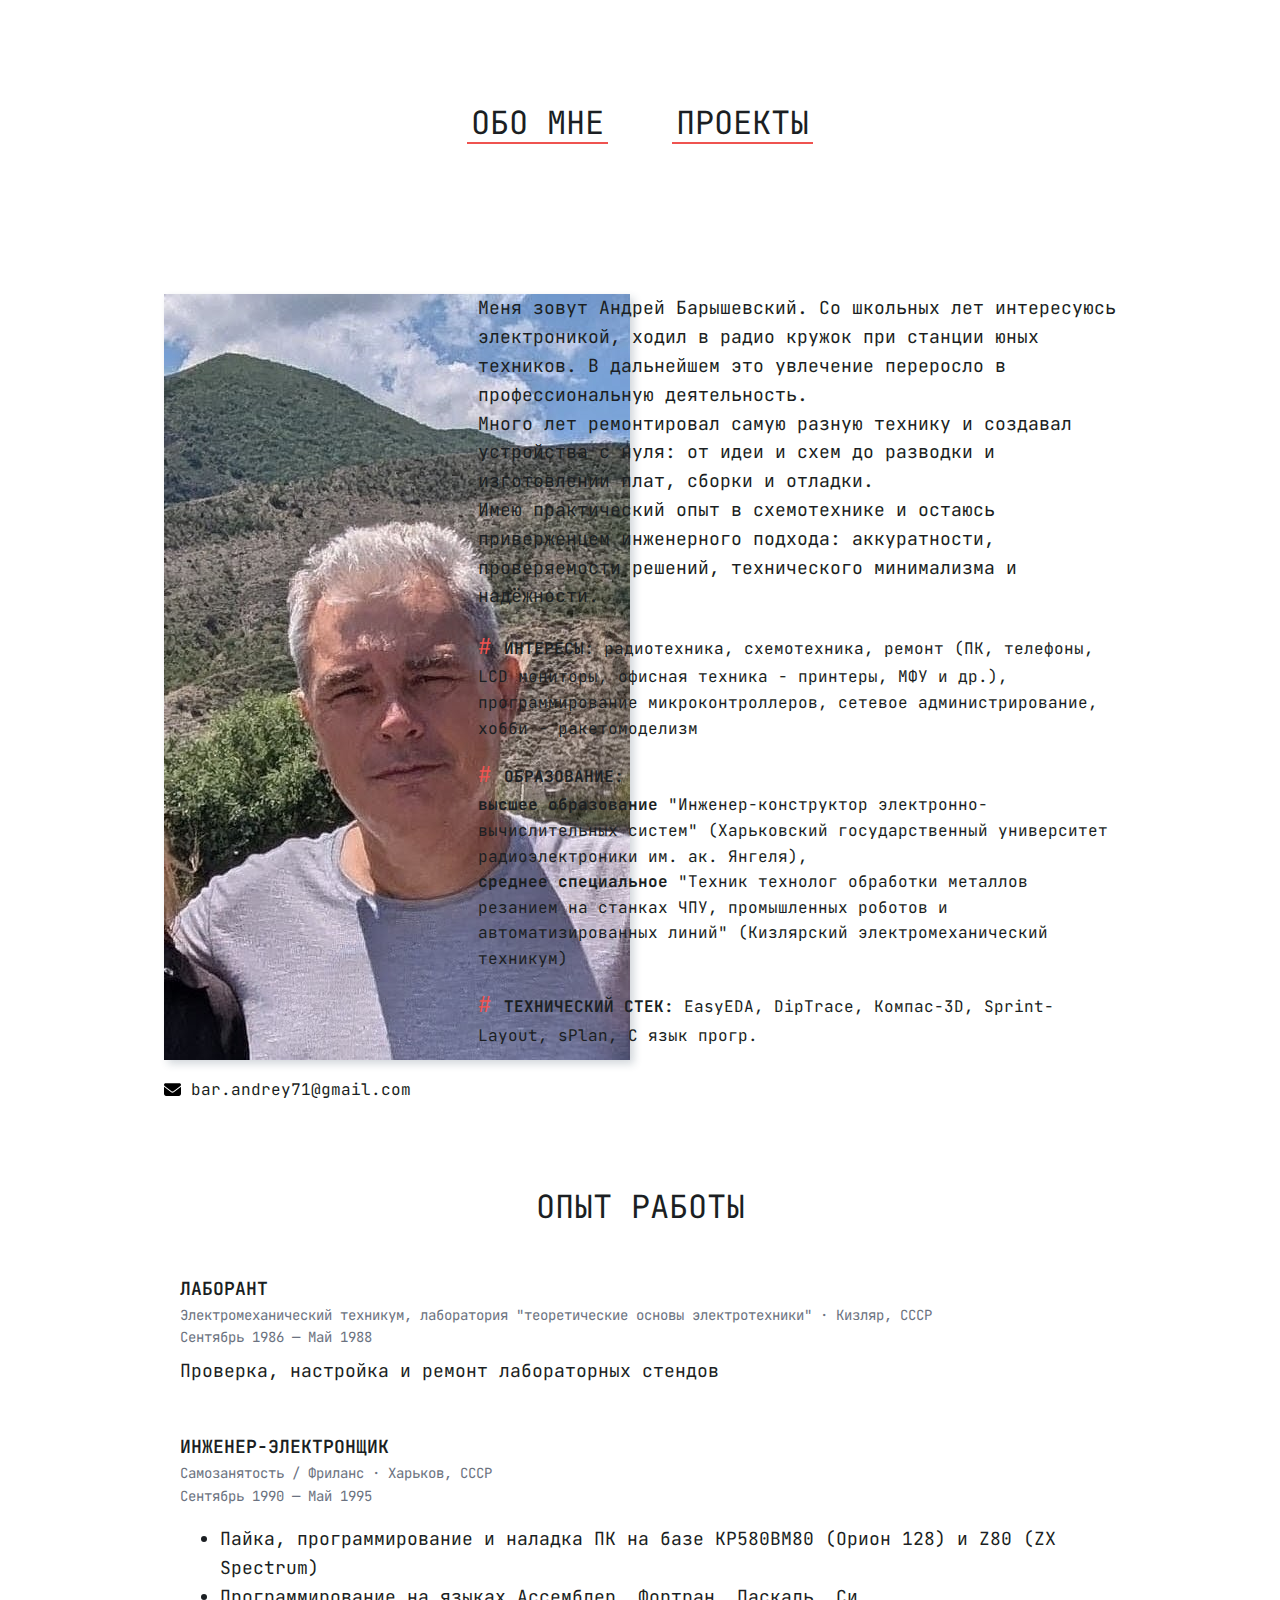
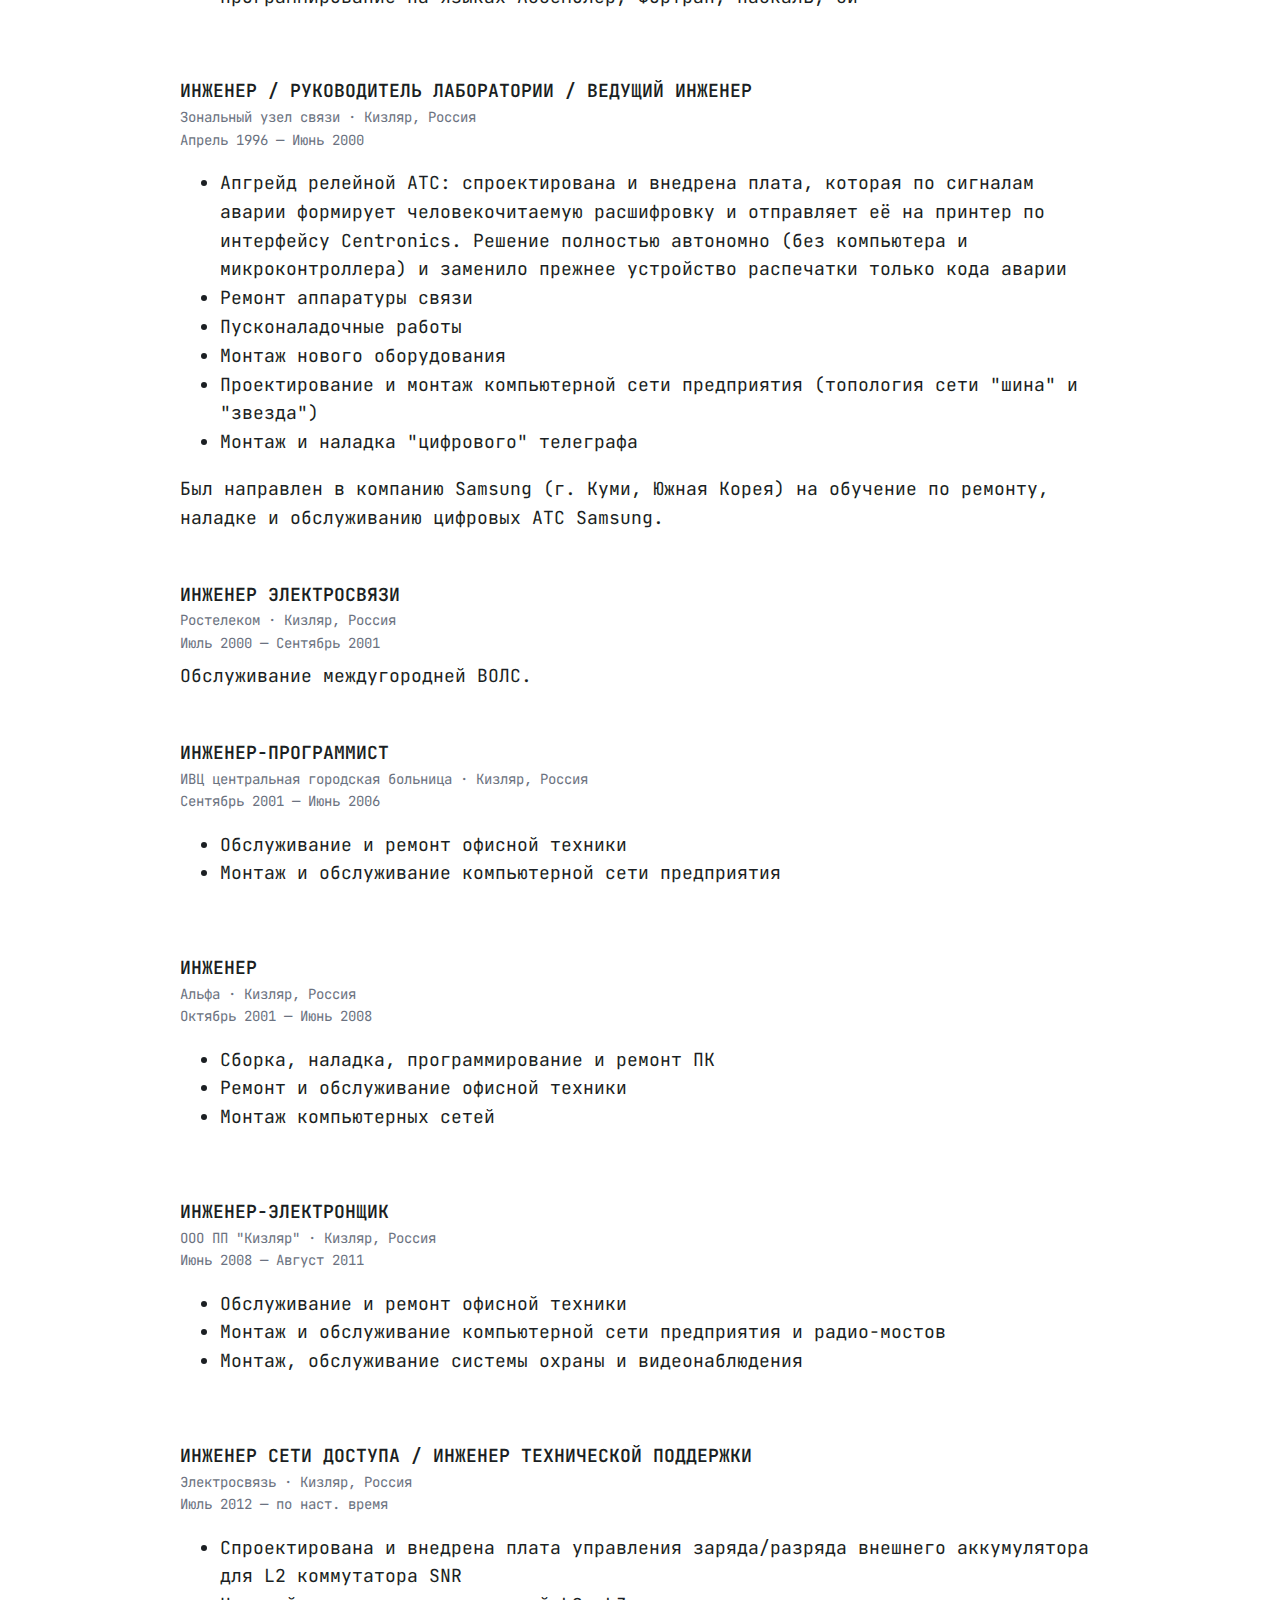
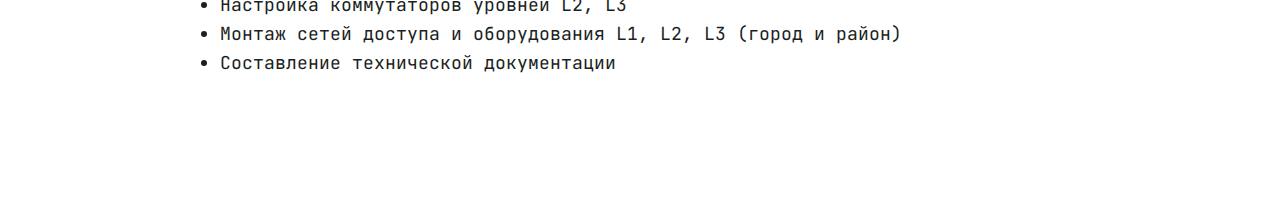
<file: index.html>
<!doctype html>
<html lang="ru">
<head>
  <meta charset="utf-8"/>
  <meta name="viewport" content="width=device-width, initial-scale=1"/>
  <title>Обо мне</title>
  <link rel="icon" href="favicon.png">
  <link
      href="https://fonts.googleapis.com/css2?family=JetBrains+Mono:wght@400;600&family=Roboto+Mono:wght@400;600&display=swap&subset=cyrillic"
      rel="stylesheet"/>
  <link rel="stylesheet" href="styles.css"/>
</head>
<body>
<header class="site-header">
  <nav class="nav">
    <a class="nav__link" href="index.html">Обо мне</a>
    <a class="nav__link" href="projects.html">Проекты</a>
  </nav>
</header>

<main class="container">
  <section class="intro">
    <div>
      <div class="intro__avatar" aria-hidden="true">
        <img src="img/person.jpg" alt="Фото">
      </div>
      <div style="margin-top: 8px; font-size: 16px; display: flex; align-items: center"><img src="img/email.svg"
                                                                                             alt="e-mail"
                                                                                             style="width: 17px; height: 17px; margin-right: 10px;">bar.andrey71@gmail.com
      </div>
    </div>
    <div class="intro__text">
      <p style="margin-top: 0;">
        Меня зовут Андрей Барышевский. Со школьных лет интересуюсь электроникой,
        ходил в радио кружок при станции юных техников.
        В дальнейшем это увлечение переросло в профессиональную деятельность.<br>
        Много лет ремонтировал самую разную технику и создавал устройства с нуля:
        от идеи и схем до разводки и изготовлении плат, сборки и отладки.<br>
        Имею практический опыт в схемотехнике и остаюсь приверженцем инженерного подхода: аккуратности, проверяемости
        решений, технического минимализма и надёжности.
      </p>
      <p class="sequence" style="padding-bottom: 0">
        <span class="sequence-sign"></span> <strong>ИНТЕРЕСЫ:</strong> радиотехника, схемотехника,
        ремонт (ПК, телефоны, LCD мониторы, офисная техника - принтеры, МФУ и др.),
        программирование микроконтроллеров,
        сетевое администрирование,
        хобби - ракетомоделизм
      </p>
      <p class="sequence">
        <span class="sequence-sign"></span> <strong>ОБРАЗОВАНИЕ:</strong>
        <br><strong>высшее образование</strong> "Инженер-конструктор электронно-вычислительных систем"
        (Харьковский государственный университет радиоэлектроники им. ак. Янгеля),
        <br><strong>среднее специальное</strong> "Техник технолог обработки металлов резанием на станках ЧПУ,
        промышленных
        роботов и автоматизированных линий"
        (Кизлярский электромеханический техникум)
      </p>
      <p class="sequence">
        <span class="sequence-sign"></span> <strong>ТЕХНИЧЕСКИЙ СТЕК:</strong> EasyEDA, DipTrace, Компас-3D,
        Sprint-Layout, sPlan, C язык прогр.
      </p>
    </div>
  </section>

  <section class="experience">
    <h2>Опыт работы</h2>
    <div class="exp">
      <div class="exp__item">
        <div class="exp__role">Лаборант</div>
        <div class="exp__meta">Электромеханический техникум, лаборатория "теоретические основы электротехники" · Кизляр,
          СССР
        </div>
        <div class="exp__meta">Сентябрь 1986 — Май 1988</div>
        <p class="exp__desc">Проверка, настройка и ремонт лабораторных стендов</p>
      </div>
      <div class="exp__item">
        <div class="exp__role">Инженер-электронщик</div>
        <div class="exp__meta">Самозанятость / Фриланс · Харьков, СССР</div>
        <div class="exp__meta">Сентябрь 1990 — Май 1995</div>
        <ul class="exp__list">
          <li>Пайка, программирование и наладка ПК на базе КР580ВМ80 (Орион 128) и Z80 (ZX Spectrum)</li>
          <li>Программирование на языках Ассемблер, Фортран, Паскаль, Си</li>
        </ul>
      </div>
      <div class="exp__item">
        <div class="exp__role">Инженер / Руководитель лаборатории / Ведущий инженер</div>
        <div class="exp__meta">Зональный узел связи · Кизляр, Россия</div>
        <div class="exp__meta">Апрель 1996 — Июнь 2000</div>
        <ul class="exp__list">
          <li>Апгрейд релейной АТС: спроектирована и внедрена плата, которая по сигналам аварии формирует человекочитаемую расшифровку и отправляет её на принтер по интерфейсу Centronics. Решение полностью автономно (без компьютера и микроконтроллера) и заменило прежнее устройство распечатки только кода аварии</li>
          <li>Ремонт аппаратуры связи</li>
          <li>Пусконаладочные работы</li>
          <li>Монтаж нового оборудования</li>
          <li>Проектирование и монтаж компьютерной сети предприятия (топология сети "шина" и "звезда")</li>
          <li>Монтаж и наладка "цифрового" телеграфа</li>
        </ul>
        <p class="exp__desc">
          Был направлен в компанию Samsung (г. Куми, Южная Корея) на обучение
          по ремонту, наладке и обслуживанию цифровых АТС Samsung.
        </p>
      </div>
      <div class="exp__item">
        <div class="exp__role">Инженер электросвязи</div>
        <div class="exp__meta">Ростелеком · Кизляр, Россия</div>
        <div class="exp__meta">Июль 2000 — Сентябрь 2001</div>
        <p class="exp__desc">
          Обслуживание междугородней ВОЛС.
        </p>
      </div>
      <div class="exp__item">
        <div class="exp__role">Инженер-программист</div>
        <div class="exp__meta">ИВЦ центральная городская больница · Кизляр, Россия</div>
        <div class="exp__meta">Сентябрь 2001 — Июнь 2006</div>
        <ul class="exp__list">
          <li>Обслуживание и ремонт офисной техники</li>
          <li>Монтаж и обслуживание компьютерной сети предприятия</li>
        </ul>
      </div>
      <div class="exp__item">
        <div class="exp__role">Инженер</div>
        <div class="exp__meta">Альфа · Кизляр, Россия</div>
        <div class="exp__meta">Октябрь 2001 — Июнь 2008</div>
        <ul class="exp__list">
          <li>Сборка, наладка, программирование и ремонт ПК</li>
          <li>Ремонт и обслуживание офисной техники</li>
          <li>Монтаж компьютерных сетей</li>
        </ul>
      </div>
      <div class="exp__item">
        <div class="exp__role">Инженер-электронщик</div>
        <div class="exp__meta">ООО ПП "Кизляр" · Кизляр, Россия</div>
        <div class="exp__meta">Июнь 2008 — Август 2011</div>
        <ul class="exp__list">
          <li>Обслуживание и ремонт офисной техники</li>
          <li>Монтаж и обслуживание компьютерной сети предприятия и радио-мостов</li>
          <li>Монтаж, обслуживание системы охраны и видеонаблюдения</li>
        </ul>
      </div>
      <div class="exp__item">
        <div class="exp__role">Инженер сети доступа / Инженер технической поддержки</div>
        <div class="exp__meta">Электросвязь · Кизляр, Россия</div>
        <div class="exp__meta">Июль 2012 — по наст. время</div>
        <ul class="exp__list">
          <li>Спроектирована и внедрена плата управления заряда/разряда внешнего аккумулятора для L2 коммутатора SNR</li>
          <li>Настройка коммутаторов уровней L2, L3</li>
          <li>Монтаж сетей доступа и оборудования L1, L2, L3 (город и район)</li>
          <li>Составление технической документации</li>
        </ul>
      </div>
    </div>
  </section>
</main>

</body>
</html>
</file>
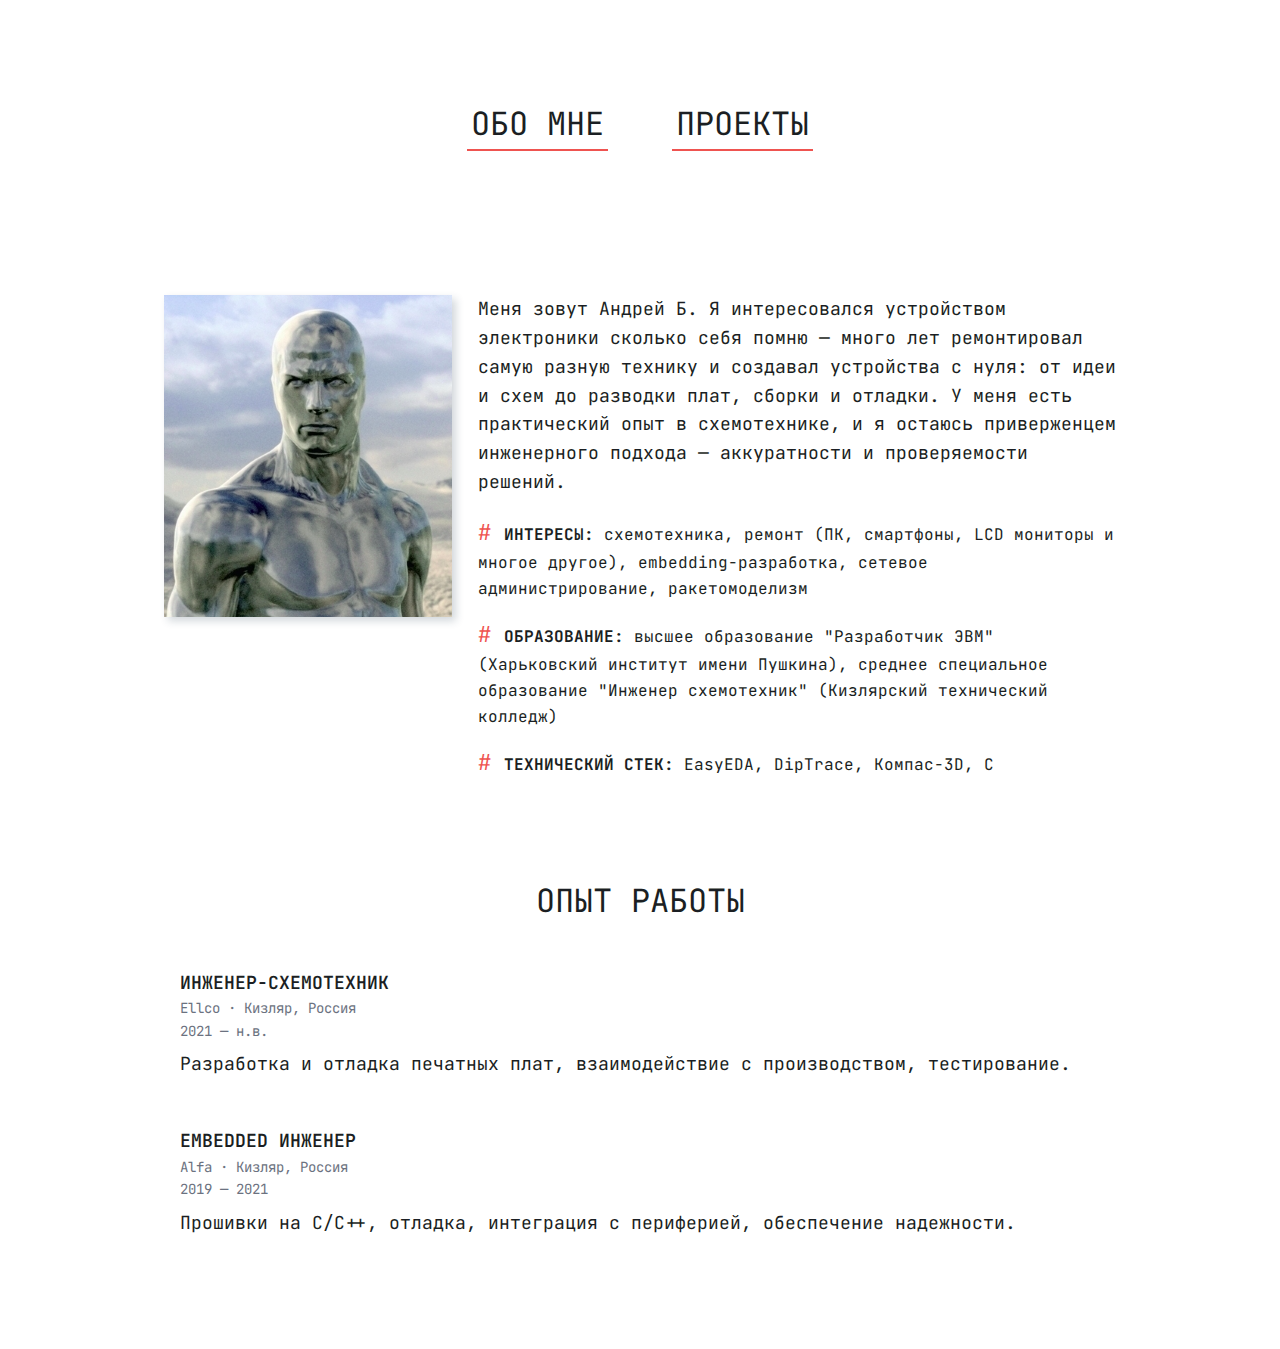
<file: cv/index.html>
<!doctype html>
<html lang="ru">
<head>
    <meta charset="utf-8" />
    <meta name="viewport" content="width=device-width, initial-scale=1" />
    <title>Обо мне</title>
    <link href="https://fonts.googleapis.com/css2?family=JetBrains+Mono:wght@400;600&family=Roboto+Mono:wght@400;600&display=swap&subset=cyrillic" rel="stylesheet" />
    <link rel="stylesheet" href="styles.css" />
</head>
<body>
<header class="site-header">
    <nav class="nav">
        <a class="nav__link" href="index.html">Обо мне</a>
        <a class="nav__link" href="projects.html">Проекты</a>
    </nav>
</header>

<main class="container">
    <section class="intro">
        <div class="intro__avatar" aria-hidden="true">
            <img src="img/person.png">
        </div>
        <div class="intro__text">
            <p style="margin-top: 0;">
                Меня зовут Андрей Б. Я интересовался устройством электроники сколько себя помню — много лет ремонтировал самую разную технику и создавал устройства с нуля: от идеи и схем до разводки плат, сборки и отладки. У меня есть практический опыт в схемотехнике, и я остаюсь приверженцем инженерного подхода — аккуратности и проверяемости решений.
            </p>
            <p class="sequence" style="padding-bottom: 0px;">
                <span class="sequence-sign"></span> <strong>ИНТЕРЕСЫ:</strong> схемотехника, ремонт (ПК, смартфоны, LCD мониторы и многое другое), embedding-разработка, сетевое администрирование, ракетомоделизм
            </p>
            <p class="sequence">
                <span class="sequence-sign"></span> <strong>ОБРАЗОВАНИЕ:</strong> высшее образование "Разработчик ЭВМ" (Харьковский институт имени Пушкина), среднее специальное образование "Инженер схемотехник" (Кизлярский технический колледж)
            </p>
            <p class="sequence">
                <span class="sequence-sign"></span> <strong>ТЕХНИЧЕСКИЙ СТЕК:</strong> EasyEDA, DipTrace, Компас-3D, C
            </p>
        </div>
    </section>

    <section class="experience">
        <h2>Опыт работы</h2>
        <div class="exp">
            <div class="exp__item">
                <div class="exp__role">Инженер‑схемотехник</div>
                <div class="exp__meta">Ellco · Кизляр, Россия</div>
                <div class="exp__meta">2021 — н.в.</div>
                <p class="exp__desc">Разработка и отладка печатных плат, взаимодействие с производством, тестирование.
                </p>
            </div>
            <div class="exp__item">
                <div class="exp__role">Embedded инженер</div>
                <div class="exp__meta">Alfa · Кизляр, Россия</div>
                <div class="exp__meta">2019 — 2021</div>
                <p class="exp__desc">Прошивки на C/C++, отладка, интеграция с периферией, обеспечение надежности.
                </p>
            </div>
        </div>
    </section>
</main>

</body>
</html>
</file>
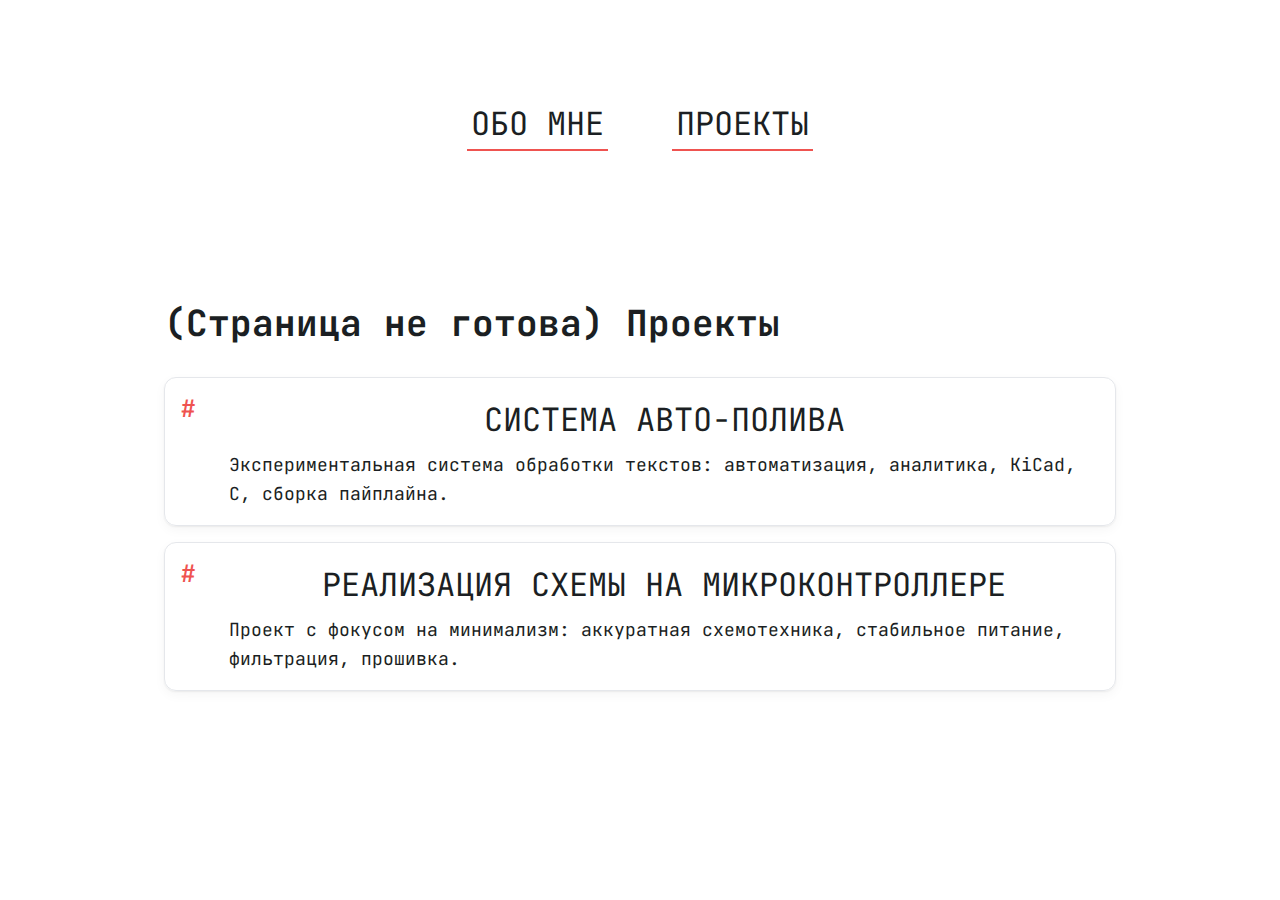
<file: cv/projects.html>
<!doctype html>
<html lang="ru">
<head>
    <meta charset="utf-8" />
    <meta name="viewport" content="width=device-width, initial-scale=1" />
    <title>Проекты</title>
    <link href="https://fonts.googleapis.com/css2?family=JetBrains+Mono:wght@400;600&family=Roboto+Mono:wght@400;600&display=swap&subset=cyrillic" rel="stylesheet" />
    <link rel="stylesheet" href="styles.css" />
</head>
<body>
<header class="site-header">
    <nav class="nav">
        <a class="nav__link" href="index.html">Обо мне</a>
        <a class="nav__link" href="projects.html">Проекты</a>
    </nav>
</header>

<main class="container">
    <h1>(Страница не готова) Проекты</h1>


    <ol class="projects">
        <li class="project">
            <span class="project__hash" aria-hidden="true">#</span>
            <div class="project__body">
                <h2 class="project__title">Система авто‑полива</h2>
                <p class="project__desc">
                    Экспериментальная система обработки текстов: автоматизация, аналитика, KiCad, C, сборка пайплайна.
                </p>
            </div>
        </li>

        <li class="project">
            <span class="project__hash" aria-hidden="true">#</span>
            <div class="project__body">
                <h2 class="project__title">Реализация схемы на микроконтроллере</h2>
                <p class="project__desc">
                    Проект с фокусом на минимализм: аккуратная схемотехника, стабильное питание, фильтрация, прошивка.
                </p>
            </div>
        </li>
    </ol>
</main>

</body>
</html>
</file>
<file: styles.css>
:root {
  --font: "JetBrains Mono", "Roboto Mono", ui-monospace, SFMono-Regular, Menlo, Consolas, "Liberation Mono", monospace;
  --accent: #ef5350;
  --text: #1b1f23;
  --muted: #6b7280;
  --bg: #ffffff;
  --shadow: 0 1px 2px rgba(0,0,0,.06), 0 4px 12px rgba(0,0,0,.04);
}

html { box-sizing: border-box; }
*, *::before, *::after { box-sizing: inherit; }

html, body { height: 100%; }
body {
  margin: 0;
  font-family: var(--font);
  font-size: 18px;
  line-height: 1.6;
  color: var(--text);
  background: var(--bg);
}

.container {
  max-width: 1000px;
  margin: 0 auto;
  padding: 24px 24px 96px 24px;
}

.site-footer { padding: 16px 24px; color: var(--muted); }

.nav {
  max-width: 1000px;
  margin: 0 auto;
  padding: 102px 24px;
  display: flex;
  justify-content: center;
  gap: 64px;
  white-space: nowrap;
}
.nav__link {
  position: relative;
  text-decoration: none;
  color: var(--text);
  padding: 2px 4px;
  background-image: linear-gradient(var(--accent), var(--accent));
  background-repeat: no-repeat;
  background-position: 0 100%;
  background-size: 100% 2px;
  transition: background-color .2s ease, color .2s ease;
  text-transform: uppercase;
  font-size: 32px;
  line-height: 1.2;
}
.nav__link:hover {
  background-color: var(--accent);
  color: #fff;
}

.intro {
  display: grid;
  grid-template-columns: 290px 1fr;
  gap: 24px;
  align-items: start;
  margin-top: 24px;
}
.intro__avatar img {
  box-shadow: 4px 4px 8px 0 rgba(34, 60, 80, 0.2);
}
.intro__title { margin: 0 0 8px; line-height: 1.2; }

.list { padding-left: 1.2em; margin: 8px 0 16px; }

.sequence {
  font-size: 16px;
}
.sequence-sign::before {
  content: "# ";
  color: var(--accent);
  font-size: 22px;
}

.experience { padding-top: 52px; }
.exp { display: grid; gap: 16px; }
.exp__item { padding: 16px; }
.exp__role { font-weight: 600; font-size: 18px; text-transform: uppercase; }
.exp__meta { color: var(--muted); font-size: 14px; }
.exp__location { }
.exp__desc { margin: 8px 0 0; }

.cv-project {
  font-size: 16px;
  margin-bottom: 64px;
}
.cv-project p { margin-top: 0; margin-bottom: 2px; }
.cv-project h4 {
  margin-top: 12px;
  margin-bottom: 4px;
  text-transform: uppercase;
}

.cv-project h4::before {
  content: "# ";
  color: var(--accent);
  font-size: 22px;
}

.gallery {
  clear: both;
}
.gallery img {
  height: 100px;
  max-width: 150px;
}


.cv-project__content {
  display: grid;
  grid-template-columns: 450px 1fr;
  gap: 24px;
}
.cv-project__img {
  width: 100%;
  padding-bottom: 8px;
  float: left;
}
.cv-project__list {
  font-size: 14px;
  padding-left: 18px;
  margin-top: 0;
  margin-bottom: 0;
}
.img-link {
  text-decoration: none;
}

a { color: inherit; }

h2 {
  color: var(--text);
  text-transform: uppercase;
  text-align: center;
  font-size: 32px;
  font-weight: normal;
}

@media (max-width: 640px) {
  .intro { grid-template-columns: 1fr; }
  .intro__avatar {
    text-align: center;
  }

  .cv-project__content {
    grid-template-columns: 1fr;
  }
}
</file>
<file: cv/styles.css>
:root {
  --font: "JetBrains Mono", "Roboto Mono", ui-monospace, SFMono-Regular, Menlo, Consolas, "Liberation Mono", monospace;
  --accent: #ef5350;
  --text: #1b1f23;
  --muted: #6b7280;
  --bg: #ffffff;
  --shadow: 0 1px 2px rgba(0,0,0,.06), 0 4px 12px rgba(0,0,0,.04);
}

html { box-sizing: border-box; }
*, *::before, *::after { box-sizing: inherit; }

html, body { height: 100%; }
body {
  margin: 0;
  font-family: var(--font);
  font-size: 18px;
  line-height: 1.6;
  color: var(--text);
  background: var(--bg);
}

.container {
  max-width: 1000px;
  margin: 0 auto;
  padding: 24px 24px 96px 24px;
}

.site-footer { padding: 16px 24px; color: var(--muted); }

.nav {
  max-width: 1000px;
  margin: 0 auto;
  padding: 96px 24px;
  display: flex;
  justify-content: center;
  gap: 64px;
  white-space: nowrap;
}
.nav__link {
  position: relative;
  text-decoration: none;
  color: var(--text);
  padding: 2px 4px;
  background-image: linear-gradient(var(--accent), var(--accent));
  background-repeat: no-repeat;
  background-position: 0 100%;
  background-size: 100% 2px;
  transition: background-color .2s ease, color .2s ease;
  text-transform: uppercase;
  font-size: 32px;
}
.nav__link:hover {
  background-color: var(--accent);
  color: #fff;
}

.intro {
  display: grid;
  grid-template-columns: 290px 1fr;
  gap: 24px;
  align-items: start;
  margin-top: 24px;
}
.intro__avatar img {
  box-shadow: 4px 4px 8px 0 rgba(34, 60, 80, 0.2);
}
.intro__title { margin: 0 0 8px; line-height: 1.2; }

.list { padding-left: 1.2em; margin: 8px 0 16px; }

.sequence {
  font-size: 16px;
}
.sequence-sign::before {
  content: "# ";
  color: var(--accent);
  font-size: 22px;
}

.experience { padding-top: 52px; }
.exp { display: grid; gap: 16px; }
.exp__item { padding: 16px; }
.exp__role { font-weight: 600; font-size: 18px; text-transform: uppercase; }
.exp__meta { color: var(--muted); font-size: 14px; }
.exp__location { }
.exp__desc { margin: 8px 0 0; }

.projects { list-style: none; padding: 0; margin: 24px 0; display: grid; gap: 16px; }
.project { display: grid; grid-template-columns: 32px 1fr; gap: 16px; align-items: start; padding: 16px; border: 1px solid #e5e7eb; border-radius: 12px; box-shadow: var(--shadow); }
.project__hash { color: var(--accent); font-weight: 600; font-size: 24px; line-height: 1; padding-top: 3px; }
.project__title { margin: 0 0 6px; }
.project__desc { margin: 0; color: var(--text); }

a { color: inherit; }
a:hover { color: #fff; }

h2 {
  color: var(--text);
  text-transform: uppercase;
  text-align: center;
  font-size: 32px;
  font-weight: normal;
}

@media (max-width: 640px) {
  .intro { grid-template-columns: 1fr; }
  .intro__avatar {
    text-align: center;
  }
}
</file>
